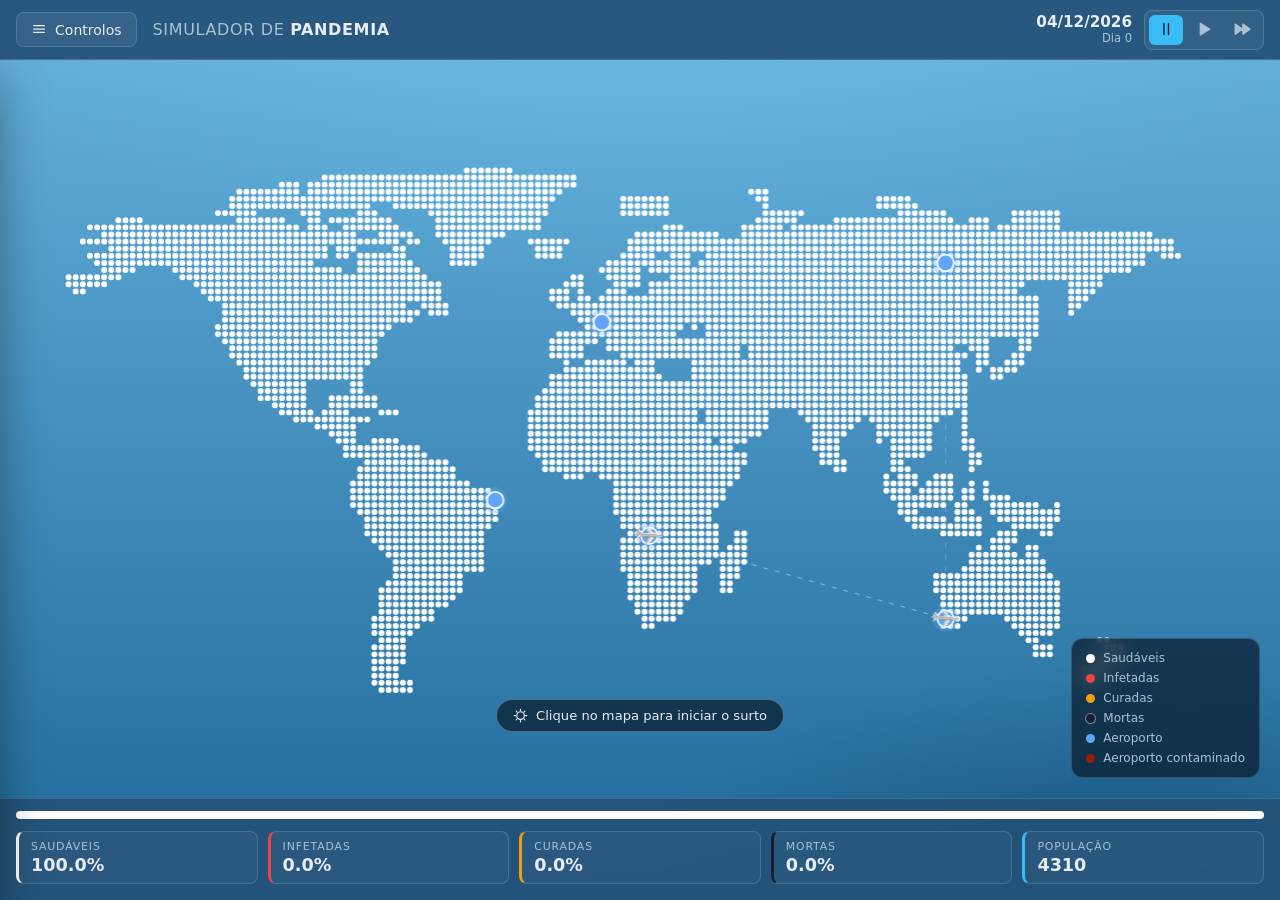
<file: index.html>
<!DOCTYPE html>
<html lang="pt-PT">

<head>
    <meta charset="UTF-8">
    <meta name="viewport" content="width=device-width, initial-scale=1.0">
    <title>Simulador de Pandemia | Projeto de Computação Gráfica</title>
    <meta name="description"
        content="Simulação interativa da propagação de uma epidemia num mapa-mundo pontilhado, com contágio por proximidade e transmissão por rotas aéreas. Canvas 2D, JavaScript puro.">
    <meta name="color-scheme" content="dark">
    <meta property="og:title" content="Simulador de Pandemia">
    <meta property="og:description" content="Simulação interativa de propagação epidémica em Canvas 2D.">
    <meta property="og:type" content="website">
    <link rel="icon"
        href="data:image/svg+xml,<svg xmlns='http://www.w3.org/2000/svg' viewBox='0 0 32 32'><circle cx='16' cy='16' r='13' fill='%23ef4444'/><circle cx='16' cy='16' r='5' fill='%230b1020'/></svg>">
    <link rel="preload" href="assets/plane.png" as="image">
    <link rel="stylesheet" href="src/style.css">
</head>

<body>
    <svg class="icon-sprite" aria-hidden="true" focusable="false">
        <symbol id="i-menu" viewBox="0 0 24 24">
            <path d="M4 7h16M4 12h16M4 17h16" />
        </symbol>
        <symbol id="i-close" viewBox="0 0 24 24">
            <path d="M6 6l12 12M18 6L6 18" />
        </symbol>
        <symbol id="i-pause" viewBox="0 0 24 24">
            <path d="M9 5v14M15 5v14" />
        </symbol>
        <symbol id="i-play" viewBox="0 0 24 24">
            <path d="M7 4.5l12 7.5-12 7.5z" fill="currentColor" stroke-linejoin="round" />
        </symbol>
        <symbol id="i-fast" viewBox="0 0 24 24">
            <path d="M3 5.5l9 6.5-9 6.5zM13 5.5l9 6.5-9 6.5z" fill="currentColor" stroke-linejoin="round" />
        </symbol>
        <symbol id="i-reset" viewBox="0 0 24 24">
            <path d="M3.5 12a8.5 8.5 0 1 0 2.6-6.1M5 3v4h4" />
        </symbol>
        <symbol id="i-plane" viewBox="0 0 24 24">
            <path d="M21 15.5 3 10V7.5l2 .6 1.2 1.9 4.3 1.3V5.2L12.8 4l2.1 8.1 6.1 1.8z" fill="currentColor"
                stroke-linejoin="round" />
        </symbol>
        <symbol id="i-minus" viewBox="0 0 24 24">
            <circle cx="12" cy="12" r="8.5" />
            <path d="M8.5 12h7" />
        </symbol>
        <symbol id="i-virus" viewBox="0 0 24 24">
            <circle cx="12" cy="12" r="6" />
            <path d="M12 2v2M12 20v2M2 12h2M20 12h2M5 5l1.5 1.5M17.5 17.5 19 19M19 5l-1.5 1.5M6.5 17.5 5 19" />
        </symbol>
    </svg>

    <div id="loader" class="loader">
        <div class="loader__spinner"></div>
        <p>A preparar o mundo…</p>
    </div>

    <header class="topbar">
        <button id="drawerToggle" class="icon-button" type="button" aria-controls="drawer" aria-expanded="false">
            <svg class="icon">
                <use href="#i-menu" />
            </svg>
            <span>Controlos</span>
        </button>

        <h1 class="topbar__title">Simulador de <strong>Pandemia</strong></h1>

        <div class="topbar__right">
            <div class="clock">
                <span id="clock" class="clock__date">--/--/----</span>
                <span id="dayCounter" class="clock__day">Dia 0</span>
            </div>

            <div class="speed" role="group" aria-label="Velocidade da simulação">
                <button class="speed__button" type="button" data-speed="0" title="Pausar (Espaço)" aria-label="Pausar">
                    <svg class="icon">
                        <use href="#i-pause" />
                    </svg>
                </button>
                <button class="speed__button" type="button" data-speed="1" title="Velocidade normal"
                    aria-label="Velocidade normal">
                    <svg class="icon">
                        <use href="#i-play" />
                    </svg>
                </button>
                <button class="speed__button" type="button" data-speed="4" title="Avanço rápido"
                    aria-label="Avanço rápido">
                    <svg class="icon">
                        <use href="#i-fast" />
                    </svg>
                </button>
            </div>
        </div>
    </header>

    <div id="scrim" class="scrim"></div>

    <aside id="drawer" class="drawer" aria-label="Painel de controlos" aria-hidden="true">
        <div class="drawer__header">
            <h2>Controlos</h2>
            <button id="drawerClose" class="icon-button icon-button--ghost" type="button" aria-label="Fechar painel">
                <svg class="icon">
                    <use href="#i-close" />
                </svg>
            </button>
        </div>

        <div class="drawer__body">
            <section class="panel">
                <h3 class="panel__title">Probabilidades</h3>

                <div class="field">
                    <label for="infectionChance">Probabilidade de infeção</label>
                    <div class="field__row">
                        <input type="range" id="infectionChance" min="0" max="100" step="1" value="40">
                        <output id="infectionChanceLabel" for="infectionChance">40%</output>
                    </div>
                </div>

                <div class="field">
                    <label for="deathChance">Probabilidade de morte</label>
                    <div class="field__row">
                        <input type="range" id="deathChance" min="0" max="100" step="1" value="8">
                        <output id="deathChanceLabel" for="deathChance">8%</output>
                    </div>
                </div>

                <div class="field">
                    <label for="cureChance">Probabilidade de cura</label>
                    <div class="field__row">
                        <input type="range" id="cureChance" min="0" max="100" step="1" value="20">
                        <output id="cureChanceLabel" for="cureChance">20%</output>
                    </div>
                </div>

                <p class="panel__note">Morte e cura competem na mesma tentativa; a soma nunca ultrapassa 100%.</p>
            </section>

            <section class="panel">
                <h3 class="panel__title">Tempos</h3>

                <div class="field">
                    <label for="infectTime">Intervalo entre contágios</label>
                    <div class="field__row">
                        <input type="range" id="infectTime" min="0.5" max="15" step="0.5" value="4">
                        <output id="infectTimeLabel" for="infectTime">4s</output>
                    </div>
                </div>

                <div class="field">
                    <label for="resolveTime">Tempo até morte ou cura</label>
                    <div class="field__row">
                        <input type="range" id="resolveTime" min="1" max="100" step="1" value="40">
                        <output id="resolveTimeLabel" for="resolveTime">40s</output>
                    </div>
                </div>
            </section>

            <section class="panel">
                <h3 class="panel__title">Tráfego aéreo</h3>

                <div class="field">
                    <label for="planeCount">Número de aviões</label>
                    <div class="field__row">
                        <input type="range" id="planeCount" min="0" max="20" step="1" value="3">
                        <output id="planeCountLabel" for="planeCount">3</output>
                    </div>
                </div>

                <div class="button-row">
                    <button class="button button--add" type="button" data-mode="add-airport" aria-pressed="false">
                        <svg class="icon">
                            <use href="#i-plane" />
                        </svg>
                        Adicionar aeroporto
                    </button>
                    <button class="button button--remove" type="button" data-mode="remove-airport" aria-pressed="false">
                        <svg class="icon">
                            <use href="#i-minus" />
                        </svg>
                        Remover aeroporto
                    </button>
                </div>

                <p class="panel__note">Um avião que parta de um aeroporto contaminado leva o vírus para o destino.</p>
            </section>
        </div>

        <div class="drawer__footer">
            <button id="resetButton" class="button button--reset" type="button">
                <svg class="icon">
                    <use href="#i-reset" />
                </svg>
                Reiniciar simulação
            </button>
        </div>
    </aside>

    <main class="stage">
        <div class="stage__canvas-wrap">
            <canvas id="worldCanvas" data-mode="infect" width="1024" height="580"
                aria-label="Mapa-mundo com a população e as rotas aéreas"></canvas>
            <p id="hint" class="hint">
                <svg class="icon">
                    <use href="#i-virus" />
                </svg>
                Clique no mapa para iniciar o surto
            </p>
        </div>

        <section class="legend" aria-label="Legenda">
            <span class="legend__item"><i class="dot dot--healthy"></i>Saudáveis</span>
            <span class="legend__item"><i class="dot dot--infected"></i>Infetadas</span>
            <span class="legend__item"><i class="dot dot--cured"></i>Curadas</span>
            <span class="legend__item"><i class="dot dot--dead"></i>Mortas</span>
            <span class="legend__item"><i class="dot dot--airport"></i>Aeroporto</span>
            <span class="legend__item"><i class="dot dot--airport-infected"></i>Aeroporto contaminado</span>
        </section>
    </main>

    <footer class="stats" aria-label="Estatísticas da população">
        <div class="stats__bar">
            <span id="barHealthy" class="stats__segment stats__segment--healthy"></span>
            <span id="barInfected" class="stats__segment stats__segment--infected"></span>
            <span id="barCured" class="stats__segment stats__segment--cured"></span>
            <span id="barDead" class="stats__segment stats__segment--dead"></span>
        </div>

        <dl class="stats__grid">
            <div class="stat stat--healthy">
                <dt>Saudáveis</dt>
                <dd id="statHealthy">100.0%</dd>
            </div>
            <div class="stat stat--infected">
                <dt>Infetadas</dt>
                <dd id="statInfected">0.0%</dd>
            </div>
            <div class="stat stat--cured">
                <dt>Curadas</dt>
                <dd id="statCured">0.0%</dd>
            </div>
            <div class="stat stat--dead">
                <dt>Mortas</dt>
                <dd id="statDead">0.0%</dd>
            </div>
            <div class="stat stat--total">
                <dt>População</dt>
                <dd id="populationTotal">0</dd>
            </div>
        </dl>
    </footer>

    <div id="toast" class="toast" role="status" aria-live="polite"></div>

    <script src="src/world-points.js"></script>
    <script src="src/app.js"></script>
</body>

</html>
</file>
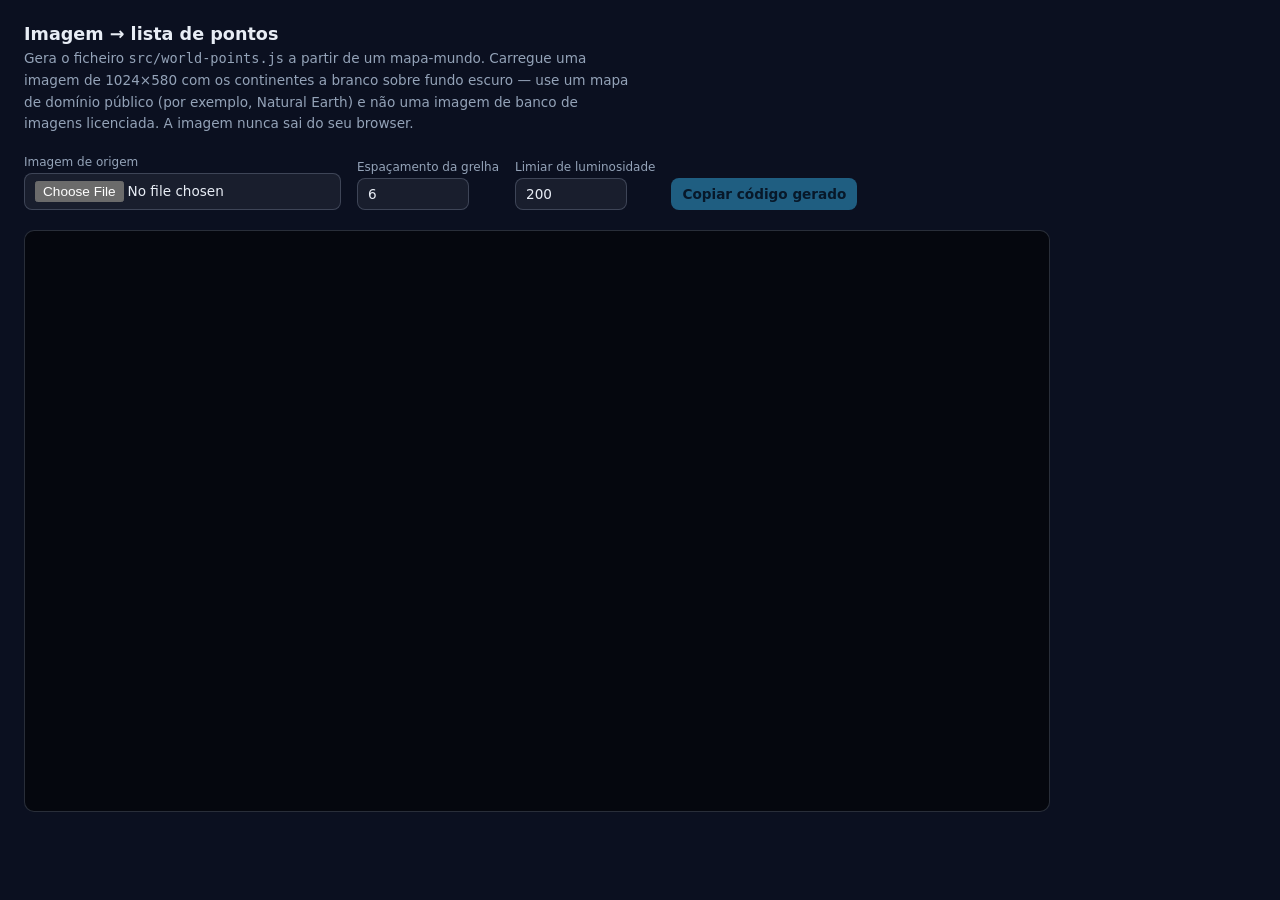
<file: tools/image-to-points.html>
<!DOCTYPE html>
<html lang="pt-PT">

<head>
    <meta charset="UTF-8">
    <meta name="viewport" content="width=device-width, initial-scale=1.0">
    <meta name="robots" content="noindex">
    <title>Imagem para pontos | Ferramenta</title>
    <style>
        :root {
            color-scheme: dark;
        }

        body {
            margin: 0;
            padding: 24px;
            font-family: "Segoe UI", system-ui, sans-serif;
            background: #0b1020;
            color: #e8edf5;
        }

        h1 {
            font-size: 1.1rem;
            margin: 0 0 4px;
        }

        p {
            margin: 0 0 20px;
            color: #94a3b8;
            font-size: 0.85rem;
            max-width: 70ch;
            line-height: 1.6;
        }

        .controls {
            display: flex;
            flex-wrap: wrap;
            gap: 16px;
            align-items: flex-end;
            margin-bottom: 20px;
        }

        label {
            display: block;
            font-size: 0.75rem;
            color: #94a3b8;
            margin-bottom: 4px;
        }

        input,
        button {
            font: inherit;
            font-size: 0.85rem;
            padding: 7px 10px;
            color: #e8edf5;
            background: rgba(255, 255, 255, 0.06);
            border: 1px solid rgba(148, 163, 184, 0.3);
            border-radius: 8px;
        }

        input[type="number"] {
            width: 90px;
        }

        button {
            cursor: pointer;
            background: #38bdf8;
            color: #042234;
            border-color: transparent;
            font-weight: 600;
        }

        button:disabled {
            opacity: 0.45;
            cursor: not-allowed;
        }

        canvas {
            display: block;
            max-width: 100%;
            background: #05070e;
            border: 1px solid rgba(148, 163, 184, 0.25);
            border-radius: 10px;
            margin-bottom: 16px;
        }

        #status {
            font-size: 0.85rem;
            color: #38bdf8;
            min-height: 1.4em;
        }
    </style>
</head>

<body>
    <h1>Imagem &rarr; lista de pontos</h1>
    <p>
        Gera o ficheiro <code>src/world-points.js</code> a partir de um mapa-mundo. Carregue uma imagem de
        1024&times;580 com os continentes a branco sobre fundo escuro &mdash; use um mapa de domínio público
        (por exemplo, Natural Earth) e não uma imagem de banco de imagens licenciada. A imagem nunca sai do
        seu browser.
    </p>

    <div class="controls">
        <div>
            <label for="fileInput">Imagem de origem</label>
            <input type="file" id="fileInput" accept="image/*">
        </div>
        <div>
            <label for="spacing">Espaçamento da grelha</label>
            <input type="number" id="spacing" value="6" min="2" max="20">
        </div>
        <div>
            <label for="threshold">Limiar de luminosidade</label>
            <input type="number" id="threshold" value="200" min="0" max="255">
        </div>
        <button id="copyButton" type="button" disabled>Copiar código gerado</button>
    </div>

    <canvas id="preview" width="1024" height="580"></canvas>
    <p id="status"></p>

    <script>
        const fileInput = document.getElementById("fileInput");
        const spacingInput = document.getElementById("spacing");
        const thresholdInput = document.getElementById("threshold");
        const copyButton = document.getElementById("copyButton");
        const preview = document.getElementById("preview");
        const previewCtx = preview.getContext("2d");
        const status = document.getElementById("status");

        const work = document.createElement("canvas");
        const workCtx = work.getContext("2d", { willReadFrequently: true });

        let sourceImage = null;
        let points = [];

        fileInput.addEventListener("change", () => {
            const file = fileInput.files && fileInput.files[0];
            if (!file) return;
            const url = URL.createObjectURL(file);
            const image = new Image();
            image.onload = () => {
                URL.revokeObjectURL(url);
                sourceImage = image;
                analyze();
            };
            image.src = url;
        });

        spacingInput.addEventListener("change", analyze);
        thresholdInput.addEventListener("change", analyze);

        function analyze() {
            if (!sourceImage) return;

            const spacing = Math.max(2, Number(spacingInput.value) || 6);
            const threshold = Number(thresholdInput.value) || 200;

            work.width = preview.width;
            work.height = preview.height;
            workCtx.clearRect(0, 0, work.width, work.height);
            workCtx.drawImage(sourceImage, 0, 0, work.width, work.height);

            const { data } = workCtx.getImageData(0, 0, work.width, work.height);
            points = [];

            // Amostragem directa na grelha: um ponto por célula, se o pixel central for claro.
            for (let y = 0; y < work.height; y += spacing) {
                for (let x = 0; x < work.width; x += spacing) {
                    const i = (y * work.width + x) * 4;
                    if (data[i + 3] < 128) continue;
                    if (data[i] > threshold && data[i + 1] > threshold && data[i + 2] > threshold) {
                        points.push({ x, y });
                    }
                }
            }

            draw();
            copyButton.disabled = points.length === 0;
            status.textContent = points.length.toLocaleString("pt-PT") + " pontos gerados.";
        }

        function draw() {
            previewCtx.clearRect(0, 0, preview.width, preview.height);
            previewCtx.fillStyle = "#e8edf5";
            previewCtx.beginPath();
            for (const point of points) {
                previewCtx.moveTo(point.x + 2.5, point.y);
                previewCtx.arc(point.x, point.y, 2.5, 0, Math.PI * 2);
            }
            previewCtx.fill();
        }

        copyButton.addEventListener("click", async () => {
            const body = points.map((p) => `  { x: ${p.x}, y: ${p.y} },`).join("\n");
            const code = "const WORLD_POINTS = [\n" + body + "\n];\n";
            try {
                await navigator.clipboard.writeText(code);
                status.textContent = "Código copiado para a área de transferência.";
            } catch {
                status.textContent = "Não foi possível copiar automaticamente; veja a consola.";
                console.log(code);
            }
        });
    </script>
</body>

</html>
</file>
<file: src/style.css>
/* ===========================================================================
   Simulador de Pandemia - folha de estilos
   Layout em grelha: topbar / stage / stats, com um painel lateral sobreposto.
   =========================================================================== */

:root {
    --ocean: #67b3df;
    --ocean-deep: #1e6899;
    --surface: rgba(10, 30, 48, 0.74);
    --surface-strong: rgba(37, 82, 121, 0.94);
    --border: rgba(186, 220, 240, 0.2);
    --border-strong: rgba(186, 220, 240, 0.36);

    --text: #e8edf5;
    --text-muted: #a8c2d4;

    --healthy: #ffffff;
    --infected: #ef4444;
    --cured: #f59e0b;
    --dead: #16202e;
    --airport: #60a5fa;
    --airport-infected: #971c0e;

    --accent: #38bdf8;
    --success: #22c55e;
    --danger: #ef4444;

    --radius: 12px;
    --radius-sm: 8px;
    --topbar-height: 60px;
    --stats-height: 104px;
    --drawer-width: 340px;
    --shadow: 0 18px 50px rgba(0, 0, 0, 0.45);
}

*,
*::before,
*::after {
    box-sizing: border-box;
}

html,
body {
    height: 100%;
}

body {
    margin: 0;
    font-family: "Segoe UI", system-ui, -apple-system, "Helvetica Neue", Arial, sans-serif;
    color: var(--text);
    background:
        radial-gradient(1100px 560px at 50% -5%, rgba(125, 211, 252, 0.3), transparent 62%),
        radial-gradient(900px 520px at 88% 108%, rgba(4, 36, 58, 0.45), transparent 60%),
        linear-gradient(180deg, var(--ocean) 0%, var(--ocean-deep) 100%);
    background-attachment: fixed;
    display: grid;
    grid-template-rows: var(--topbar-height) 1fr auto;
    overflow: hidden;
}

.icon-sprite {
    display: none;
}

.icon {
    width: 1.15em;
    height: 1.15em;
    flex: none;
    fill: none;
    stroke: currentColor;
    stroke-width: 1.9;
    stroke-linecap: round;
}

/* --- Barra superior ------------------------------------------------------ */

.topbar {
    display: flex;
    align-items: center;
    gap: 16px;
    padding: 0 16px;
    background: var(--surface-strong);
    border-bottom: 1px solid var(--border);
    backdrop-filter: blur(12px);
    z-index: 30;
}

.topbar__title {
    margin: 0;
    font-size: 1rem;
    font-weight: 400;
    letter-spacing: 0.04em;
    text-transform: uppercase;
    color: var(--text-muted);
    white-space: nowrap;
}

.topbar__title strong {
    color: var(--text);
    font-weight: 700;
}

.topbar__right {
    margin-left: auto;
    display: flex;
    align-items: center;
    gap: 12px;
}

.clock {
    display: flex;
    flex-direction: column;
    align-items: flex-end;
    line-height: 1.2;
    font-variant-numeric: tabular-nums;
}

.clock__date {
    font-weight: 700;
    font-size: 0.95rem;
}

.clock__day {
    font-size: 0.72rem;
    color: var(--text-muted);
}

.speed {
    display: flex;
    gap: 4px;
    padding: 4px;
    background: rgba(255, 255, 255, 0.05);
    border: 1px solid var(--border);
    border-radius: var(--radius-sm);
}

.speed__button {
    display: grid;
    place-items: center;
    width: 34px;
    height: 30px;
    font-size: 1rem;
    color: var(--text-muted);
    background: transparent;
    border: none;
    border-radius: 6px;
    cursor: pointer;
    transition: background 0.18s ease, color 0.18s ease;
}

.speed__button:hover {
    background: rgba(255, 255, 255, 0.08);
    color: var(--text);
}

.speed__button.is-active {
    background: var(--accent);
    color: #042234;
}

/* --- Botões genéricos ---------------------------------------------------- */

.icon-button {
    display: inline-flex;
    align-items: center;
    gap: 8px;
    padding: 8px 14px;
    font: inherit;
    font-size: 0.875rem;
    color: var(--text);
    background: rgba(255, 255, 255, 0.06);
    border: 1px solid var(--border);
    border-radius: var(--radius-sm);
    cursor: pointer;
    transition: background 0.18s ease, border-color 0.18s ease;
}

.icon-button:hover {
    background: rgba(255, 255, 255, 0.12);
    border-color: var(--border-strong);
}

.icon-button--ghost {
    padding: 6px;
    background: transparent;
    border-color: transparent;
    color: var(--text-muted);
}

.icon-button--ghost:hover {
    color: var(--danger);
    background: transparent;
}

.button {
    display: inline-flex;
    align-items: center;
    justify-content: center;
    gap: 8px;
    width: 100%;
    padding: 10px 12px;
    font: inherit;
    font-size: 0.85rem;
    font-weight: 600;
    color: var(--text);
    background: rgba(255, 255, 255, 0.07);
    border: 1px solid var(--border);
    border-radius: var(--radius-sm);
    cursor: pointer;
    transition: background 0.18s ease, border-color 0.18s ease, transform 0.12s ease;
}

.button:hover {
    background: rgba(255, 255, 255, 0.13);
    border-color: var(--border-strong);
}

.button:active {
    transform: translateY(1px);
}

.button--add.is-active {
    background: rgba(34, 197, 94, 0.9);
    border-color: transparent;
    color: #04210f;
}

.button--remove.is-active {
    background: rgba(239, 68, 68, 0.9);
    border-color: transparent;
    color: #2a0606;
}

.button--reset {
    background: rgba(245, 158, 11, 0.16);
    border-color: rgba(245, 158, 11, 0.4);
    color: #fbbf24;
}

.button--reset:hover {
    background: rgba(245, 158, 11, 0.28);
}

.button-row {
    display: grid;
    gap: 8px;
}

:focus-visible {
    outline: 2px solid var(--accent);
    outline-offset: 2px;
}

/* --- Painel lateral ------------------------------------------------------ */

.scrim {
    position: fixed;
    inset: 0;
    background: rgba(2, 5, 12, 0.6);
    opacity: 0;
    pointer-events: none;
    transition: opacity 0.25s ease;
    z-index: 40;
}

.scrim.is-visible {
    opacity: 1;
    pointer-events: auto;
}

.drawer {
    position: fixed;
    top: var(--topbar-height);
    bottom: 0;
    left: 0;
    width: min(var(--drawer-width), 88vw);
    display: flex;
    flex-direction: column;
    background: var(--surface-strong);
    border-right: 1px solid var(--border);
    backdrop-filter: blur(16px);
    box-shadow: var(--shadow);
    transform: translateX(-102%);
    transition: transform 0.3s cubic-bezier(0.32, 0.72, 0, 1);
    z-index: 50;
}

.drawer.is-open {
    transform: translateX(0);
}

.drawer__header {
    display: flex;
    align-items: center;
    justify-content: space-between;
    padding: 14px 16px;
    border-bottom: 1px solid var(--border);
}

.drawer__header h2 {
    margin: 0;
    font-size: 0.8rem;
    letter-spacing: 0.12em;
    text-transform: uppercase;
    color: var(--text-muted);
}

.drawer__body {
    flex: 1;
    overflow-y: auto;
    padding: 16px;
    display: grid;
    gap: 14px;
    align-content: start;
}

.drawer__footer {
    padding: 14px 16px;
    border-top: 1px solid var(--border);
}

.panel {
    padding: 14px;
    background: rgba(255, 255, 255, 0.03);
    border: 1px solid var(--border);
    border-radius: var(--radius);
}

.panel__title {
    margin: 0 0 12px;
    font-size: 0.72rem;
    letter-spacing: 0.14em;
    text-transform: uppercase;
    color: var(--accent);
}

.panel__note {
    margin: 12px 0 0;
    font-size: 0.72rem;
    line-height: 1.5;
    color: var(--text-muted);
}

.field+.field {
    margin-top: 14px;
}

.field label {
    display: block;
    margin-bottom: 6px;
    font-size: 0.8rem;
    color: var(--text-muted);
}

.field__row {
    display: flex;
    align-items: center;
    gap: 12px;
}

.field__row output {
    min-width: 44px;
    text-align: right;
    font-size: 0.82rem;
    font-weight: 700;
    font-variant-numeric: tabular-nums;
}

/* --- Sliders ------------------------------------------------------------- */

input[type="range"] {
    flex: 1;
    min-width: 0;
    height: 4px;
    margin: 0;
    appearance: none;
    -webkit-appearance: none;
    background: rgba(255, 255, 255, 0.16);
    border-radius: 999px;
    cursor: pointer;
}

input[type="range"]::-webkit-slider-thumb {
    appearance: none;
    -webkit-appearance: none;
    width: 15px;
    height: 15px;
    background: var(--accent);
    border: none;
    border-radius: 50%;
    box-shadow: 0 0 0 3px rgba(56, 189, 248, 0.2);
    transition: box-shadow 0.18s ease;
}

input[type="range"]:hover::-webkit-slider-thumb {
    box-shadow: 0 0 0 5px rgba(56, 189, 248, 0.28);
}

input[type="range"]::-moz-range-thumb {
    width: 15px;
    height: 15px;
    background: var(--accent);
    border: none;
    border-radius: 50%;
}

input[type="range"]::-moz-range-track {
    height: 4px;
    background: rgba(255, 255, 255, 0.16);
    border-radius: 999px;
}

/* --- Palco / canvas ------------------------------------------------------ */

.stage {
    position: relative;
    display: grid;
    place-items: center;
    padding: 16px;
    min-height: 0;
}

.stage__canvas-wrap {
    position: relative;
    width: min(100%, calc((100vh - var(--topbar-height) - var(--stats-height) - 48px) * 1.7655));
    aspect-ratio: 1024 / 580;
}

#worldCanvas {
    display: block;
    width: 100%;
    height: 100%;
    border-radius: var(--radius);
    cursor: crosshair;
}

#worldCanvas[data-mode="add-airport"] {
    cursor: copy;
}

#worldCanvas[data-mode="remove-airport"] {
    cursor: not-allowed;
}

.hint {
    position: absolute;
    left: 50%;
    bottom: 6%;
    transform: translateX(-50%);
    display: flex;
    align-items: center;
    gap: 8px;
    margin: 0;
    padding: 8px 16px;
    font-size: 0.82rem;
    white-space: nowrap;
    color: var(--text);
    background: var(--surface);
    border: 1px solid var(--border-strong);
    border-radius: 999px;
    backdrop-filter: blur(8px);
    animation: pulse 2.4s ease-in-out infinite;
    pointer-events: none;
}

.hint[hidden] {
    display: none;
}

@keyframes pulse {

    0%,
    100% {
        opacity: 0.75;
    }

    50% {
        opacity: 1;
    }
}

/* --- Legenda ------------------------------------------------------------- */

.legend {
    position: absolute;
    right: 20px;
    bottom: 20px;
    display: grid;
    gap: 6px;
    padding: 12px 14px;
    font-size: 0.75rem;
    background: var(--surface);
    border: 1px solid var(--border);
    border-radius: var(--radius);
    backdrop-filter: blur(10px);
    pointer-events: none;
}

.legend__item {
    display: flex;
    align-items: center;
    gap: 8px;
    color: var(--text-muted);
}

.dot {
    width: 9px;
    height: 9px;
    border-radius: 50%;
    flex: none;
}

.dot--healthy {
    background: var(--healthy);
}

.dot--infected {
    background: var(--infected);
}

.dot--cured {
    background: var(--cured);
}

.dot--dead {
    background: var(--dead);
    box-shadow: 0 0 0 1px rgba(232, 237, 245, 0.45);
}

.dot--airport {
    background: var(--airport);
}

.dot--airport-infected {
    background: var(--airport-infected);
}

/* --- Estatísticas -------------------------------------------------------- */

.stats {
    padding: 12px 16px 16px;
    background: var(--surface-strong);
    border-top: 1px solid var(--border);
    backdrop-filter: blur(12px);
    z-index: 20;
}

.stats__bar {
    display: flex;
    height: 8px;
    overflow: hidden;
    background: rgba(255, 255, 255, 0.06);
    border-radius: 999px;
}

.stats__segment {
    height: 100%;
    width: 0;
    transition: width 0.4s ease;
}

.stats__segment--healthy {
    background: var(--healthy);
}

.stats__segment--infected {
    background: var(--infected);
}

.stats__segment--cured {
    background: var(--cured);
}

.stats__segment--dead {
    background: var(--dead);
    box-shadow: inset 0 0 0 1px rgba(232, 237, 245, 0.28);
}

.stats__grid {
    display: grid;
    grid-template-columns: repeat(5, minmax(0, 1fr));
    gap: 10px;
    margin: 12px 0 0;
}

.stat {
    padding: 8px 12px;
    background: rgba(255, 255, 255, 0.03);
    border: 1px solid var(--border);
    border-left-width: 3px;
    border-radius: var(--radius-sm);
}

.stat dt {
    font-size: 0.68rem;
    letter-spacing: 0.08em;
    text-transform: uppercase;
    color: var(--text-muted);
}

.stat dd {
    margin: 2px 0 0;
    font-size: 1.1rem;
    font-weight: 700;
    font-variant-numeric: tabular-nums;
}

.stat--healthy {
    border-left-color: var(--healthy);
}

.stat--infected {
    border-left-color: var(--infected);
}

.stat--cured {
    border-left-color: var(--cured);
}

.stat--dead {
    border-left-color: var(--dead);
}

.stat--total {
    border-left-color: var(--accent);
}

/* --- Notificações -------------------------------------------------------- */

.toast {
    position: fixed;
    left: 50%;
    bottom: calc(var(--stats-height) + 20px);
    transform: translate(-50%, 12px);
    max-width: min(420px, 90vw);
    padding: 10px 18px;
    font-size: 0.85rem;
    background: var(--surface-strong);
    border: 1px solid var(--border-strong);
    border-radius: 999px;
    box-shadow: var(--shadow);
    opacity: 0;
    pointer-events: none;
    transition: opacity 0.22s ease, transform 0.22s ease;
    z-index: 60;
}

.toast.is-visible {
    opacity: 1;
    transform: translate(-50%, 0);
}

.toast[data-type="warn"] {
    border-color: rgba(245, 158, 11, 0.6);
}

.toast[data-type="success"] {
    border-color: rgba(34, 197, 94, 0.6);
}

/* --- Ecrã de carregamento ------------------------------------------------ */

.loader {
    position: fixed;
    inset: 0;
    display: grid;
    place-content: center;
    justify-items: center;
    gap: 16px;
    font-size: 0.85rem;
    color: var(--text-muted);
    background: linear-gradient(180deg, var(--ocean) 0%, var(--ocean-deep) 100%);
    z-index: 100;
}

.loader[hidden] {
    display: none;
}

.loader__spinner {
    width: 34px;
    height: 34px;
    border: 3px solid rgba(255, 255, 255, 0.12);
    border-top-color: var(--accent);
    border-radius: 50%;
    animation: spin 0.9s linear infinite;
}

@keyframes spin {
    to {
        transform: rotate(360deg);
    }
}

/* --- Responsivo ---------------------------------------------------------- */

@media (max-width: 900px) {
    :root {
        --stats-height: 168px;
    }

    .topbar__title {
        display: none;
    }

    .icon-button span {
        display: none;
    }

    .legend {
        position: static;
        grid-template-columns: repeat(2, minmax(0, 1fr));
        margin-top: 12px;
        pointer-events: auto;
    }

    .stage {
        align-content: center;
        padding: 12px;
        overflow: auto;
    }

    /* Abaixo de 620px os pontos ficariam demasiado pequenos: damos ao mapa uma
       largura minima e deixamos o palco deslizar na horizontal. */
    .stage__canvas-wrap {
        width: max(100%, 620px);
    }

    .stats__grid {
        grid-template-columns: repeat(2, minmax(0, 1fr));
    }

    .stat--total {
        grid-column: span 2;
    }
}

@media (max-width: 560px) {
    .clock__date {
        font-size: 0.82rem;
    }

    .hint {
        font-size: 0.72rem;
        padding: 6px 12px;
    }
}

@media (prefers-reduced-motion: reduce) {

    *,
    *::before,
    *::after {
        animation-duration: 0.01ms !important;
        animation-iteration-count: 1 !important;
        transition-duration: 0.01ms !important;
    }
}
</file>
